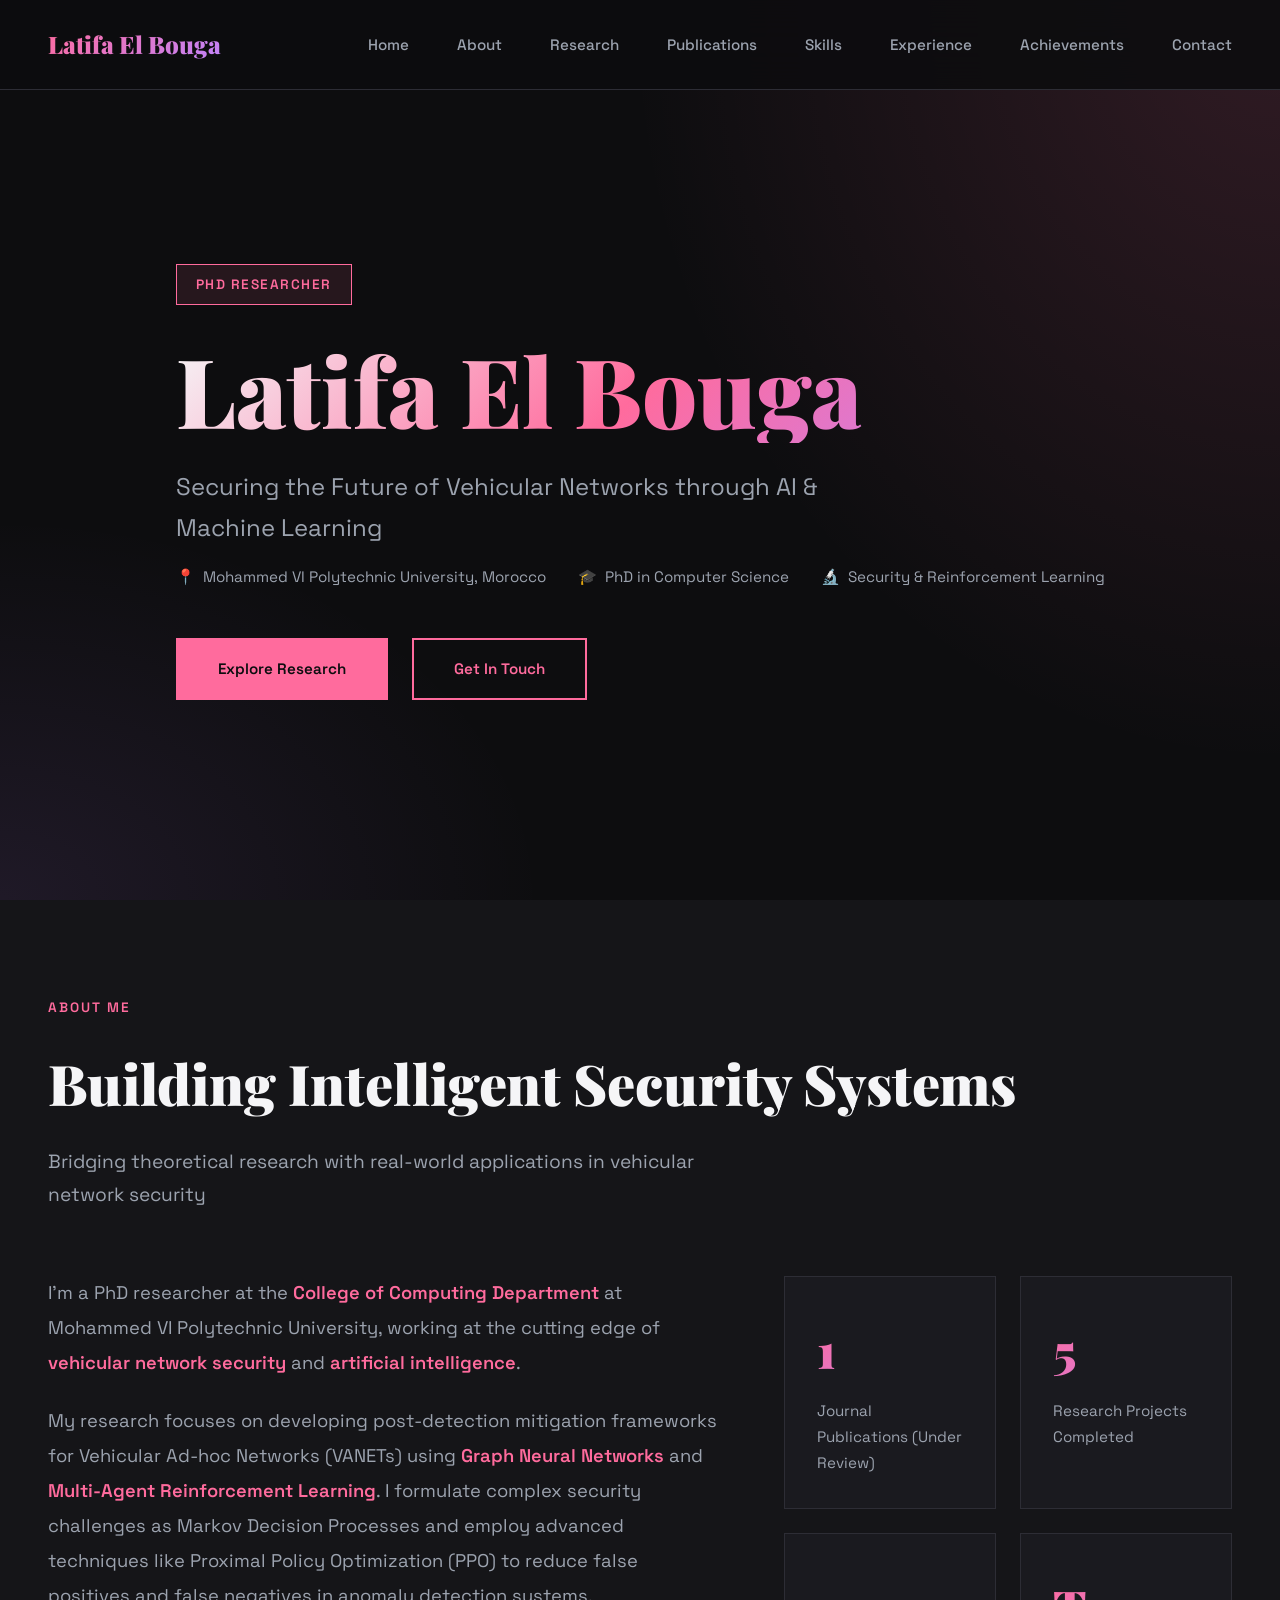
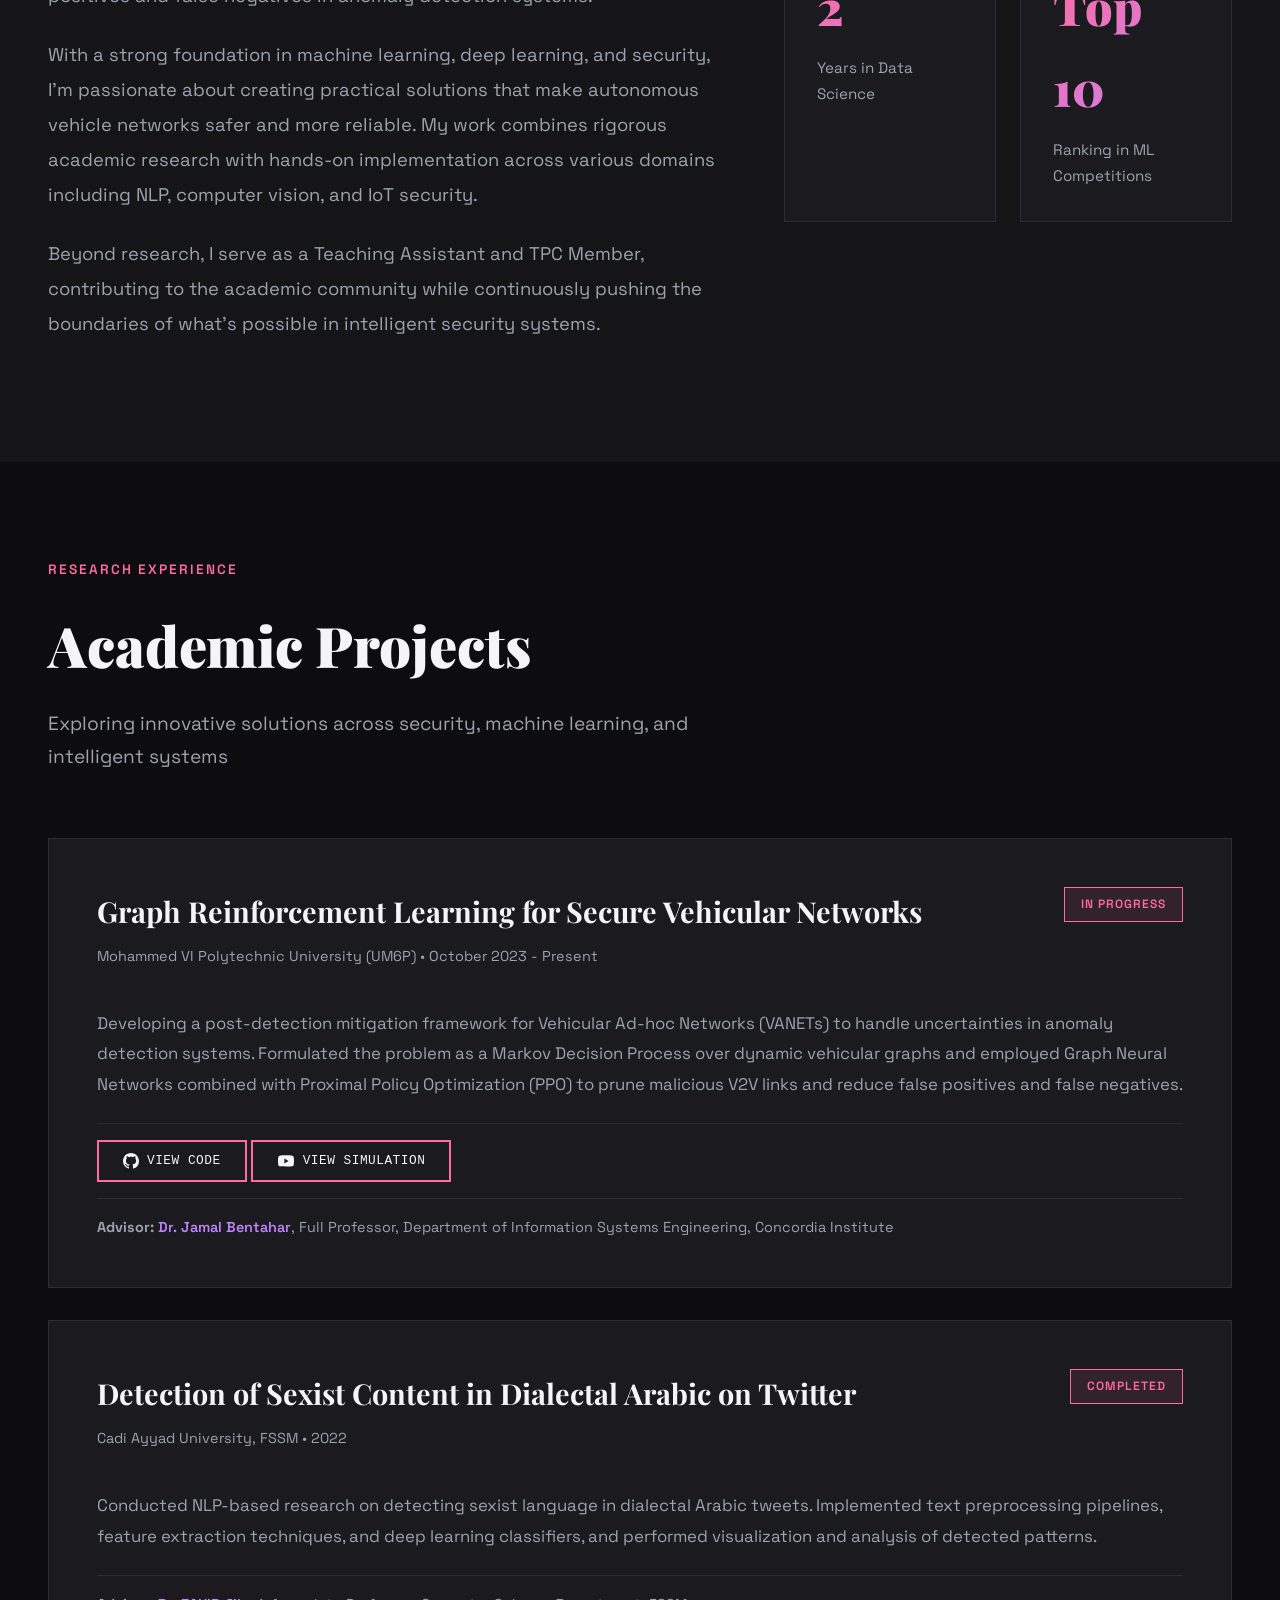
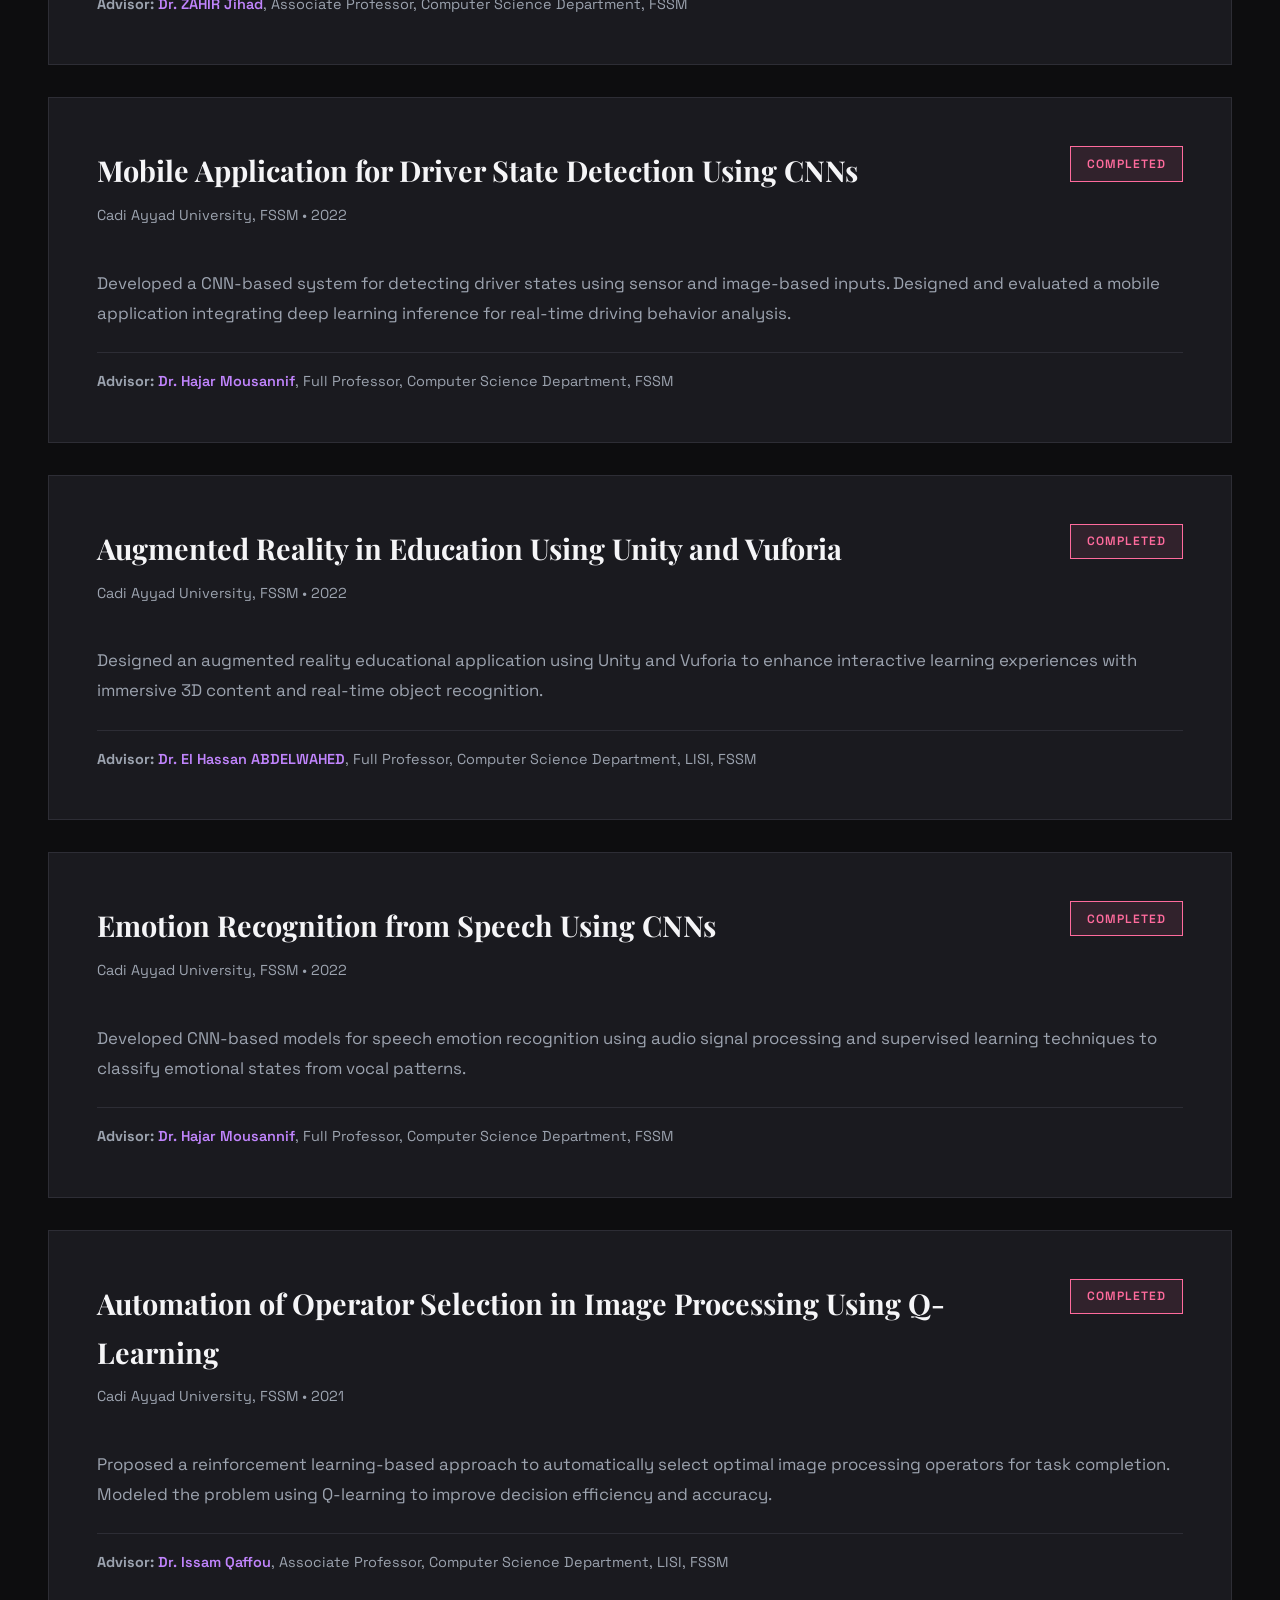
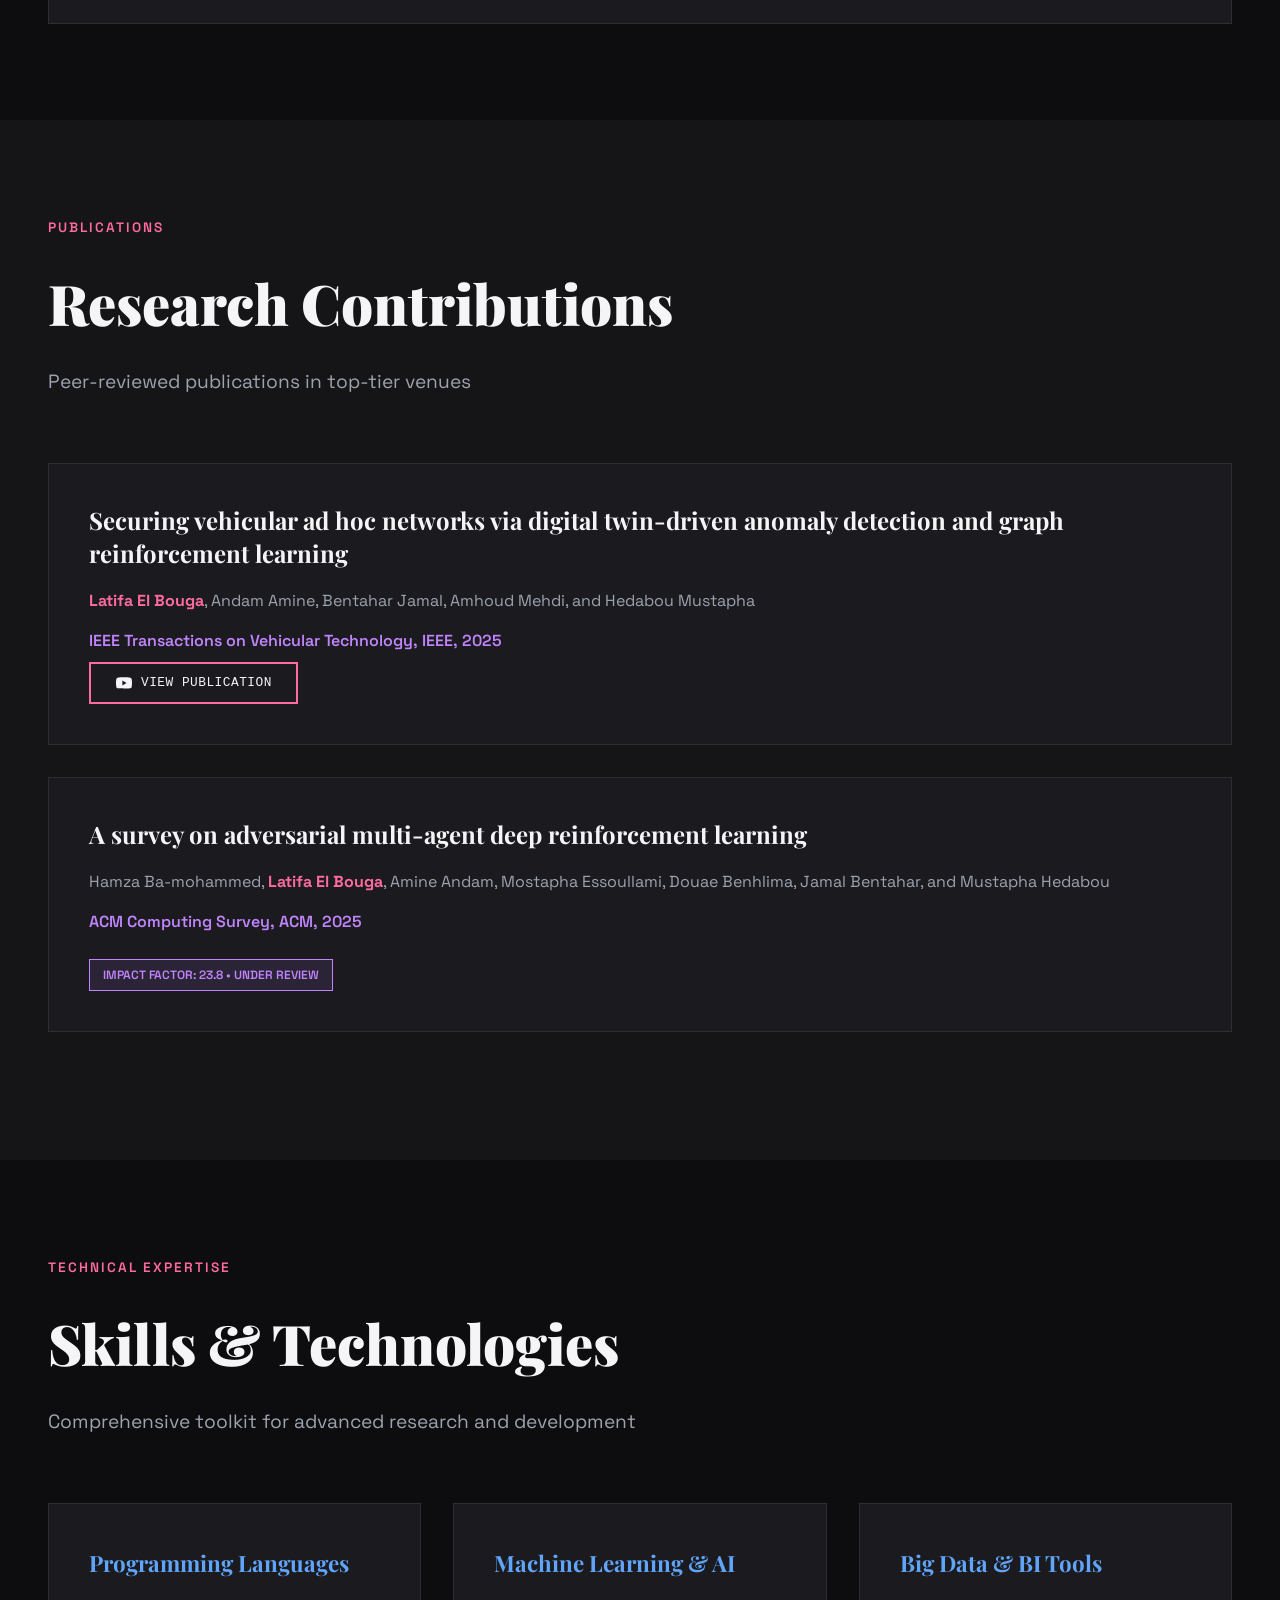
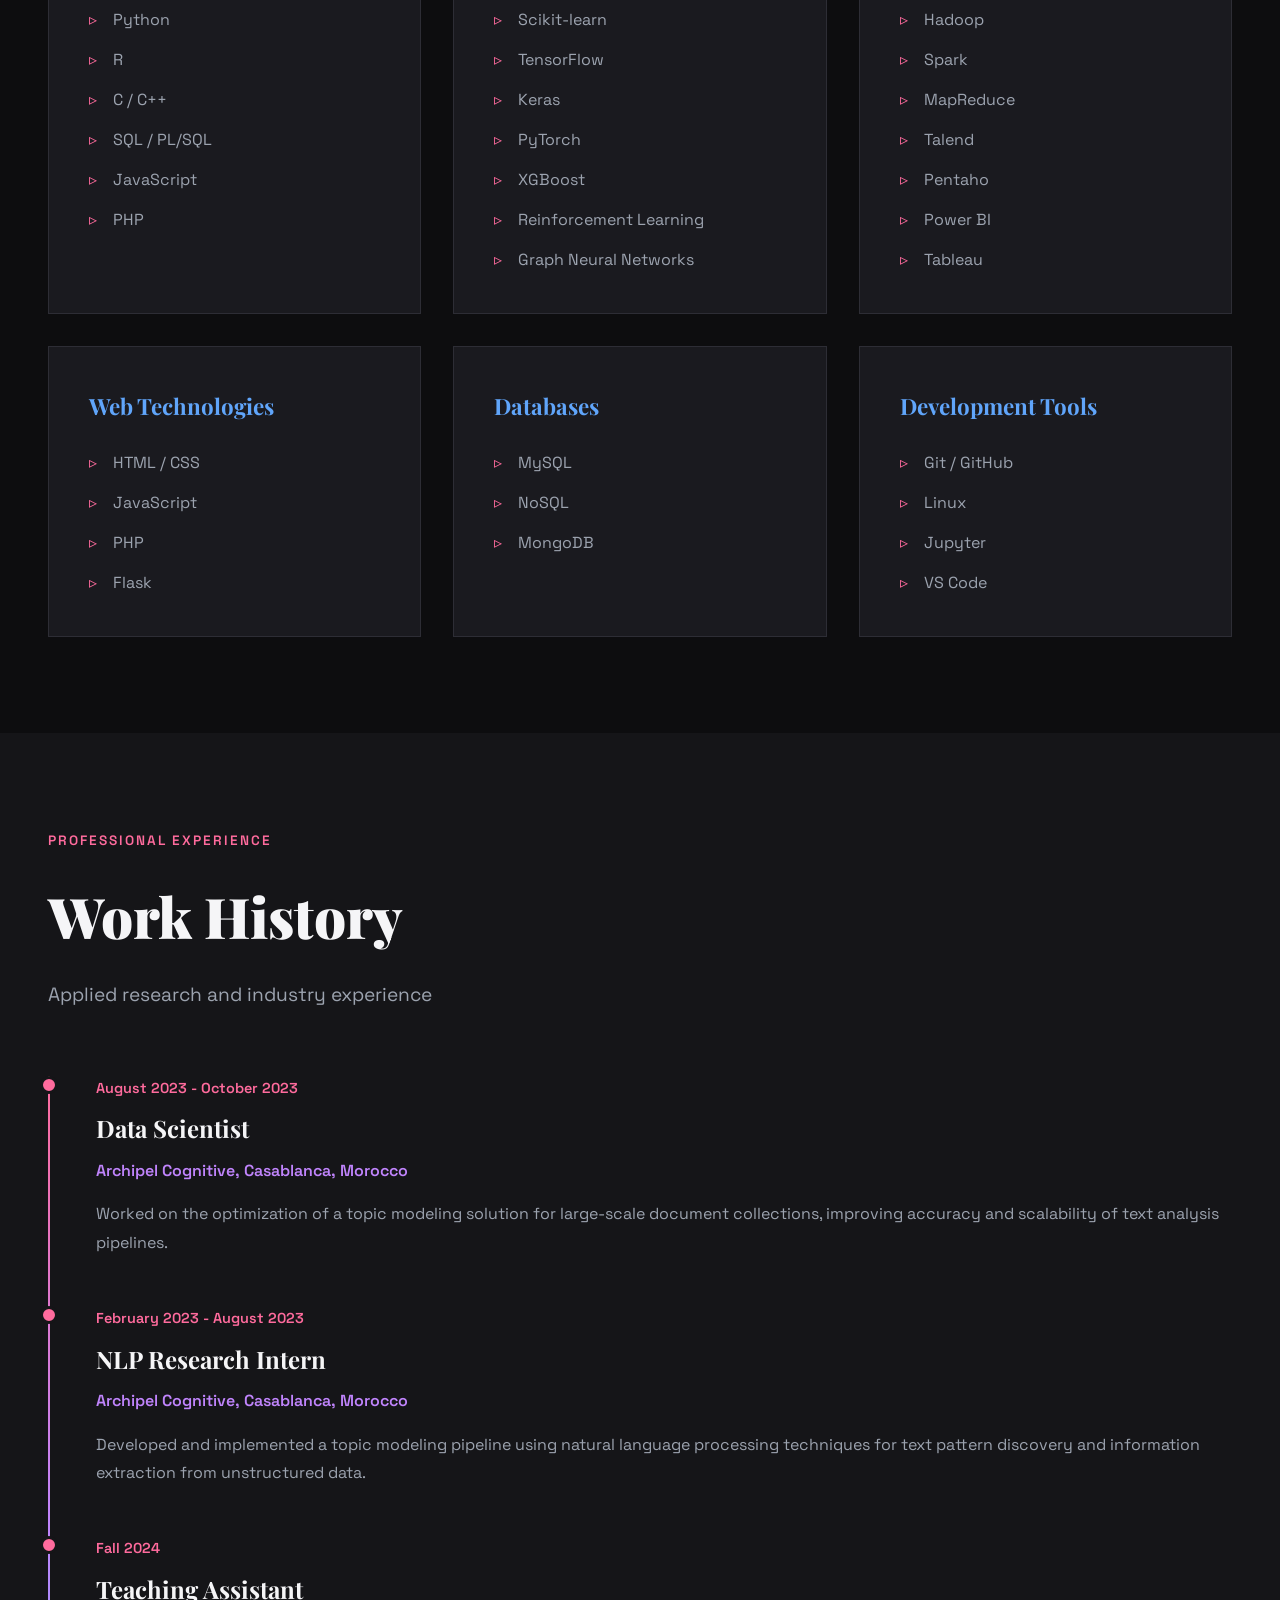
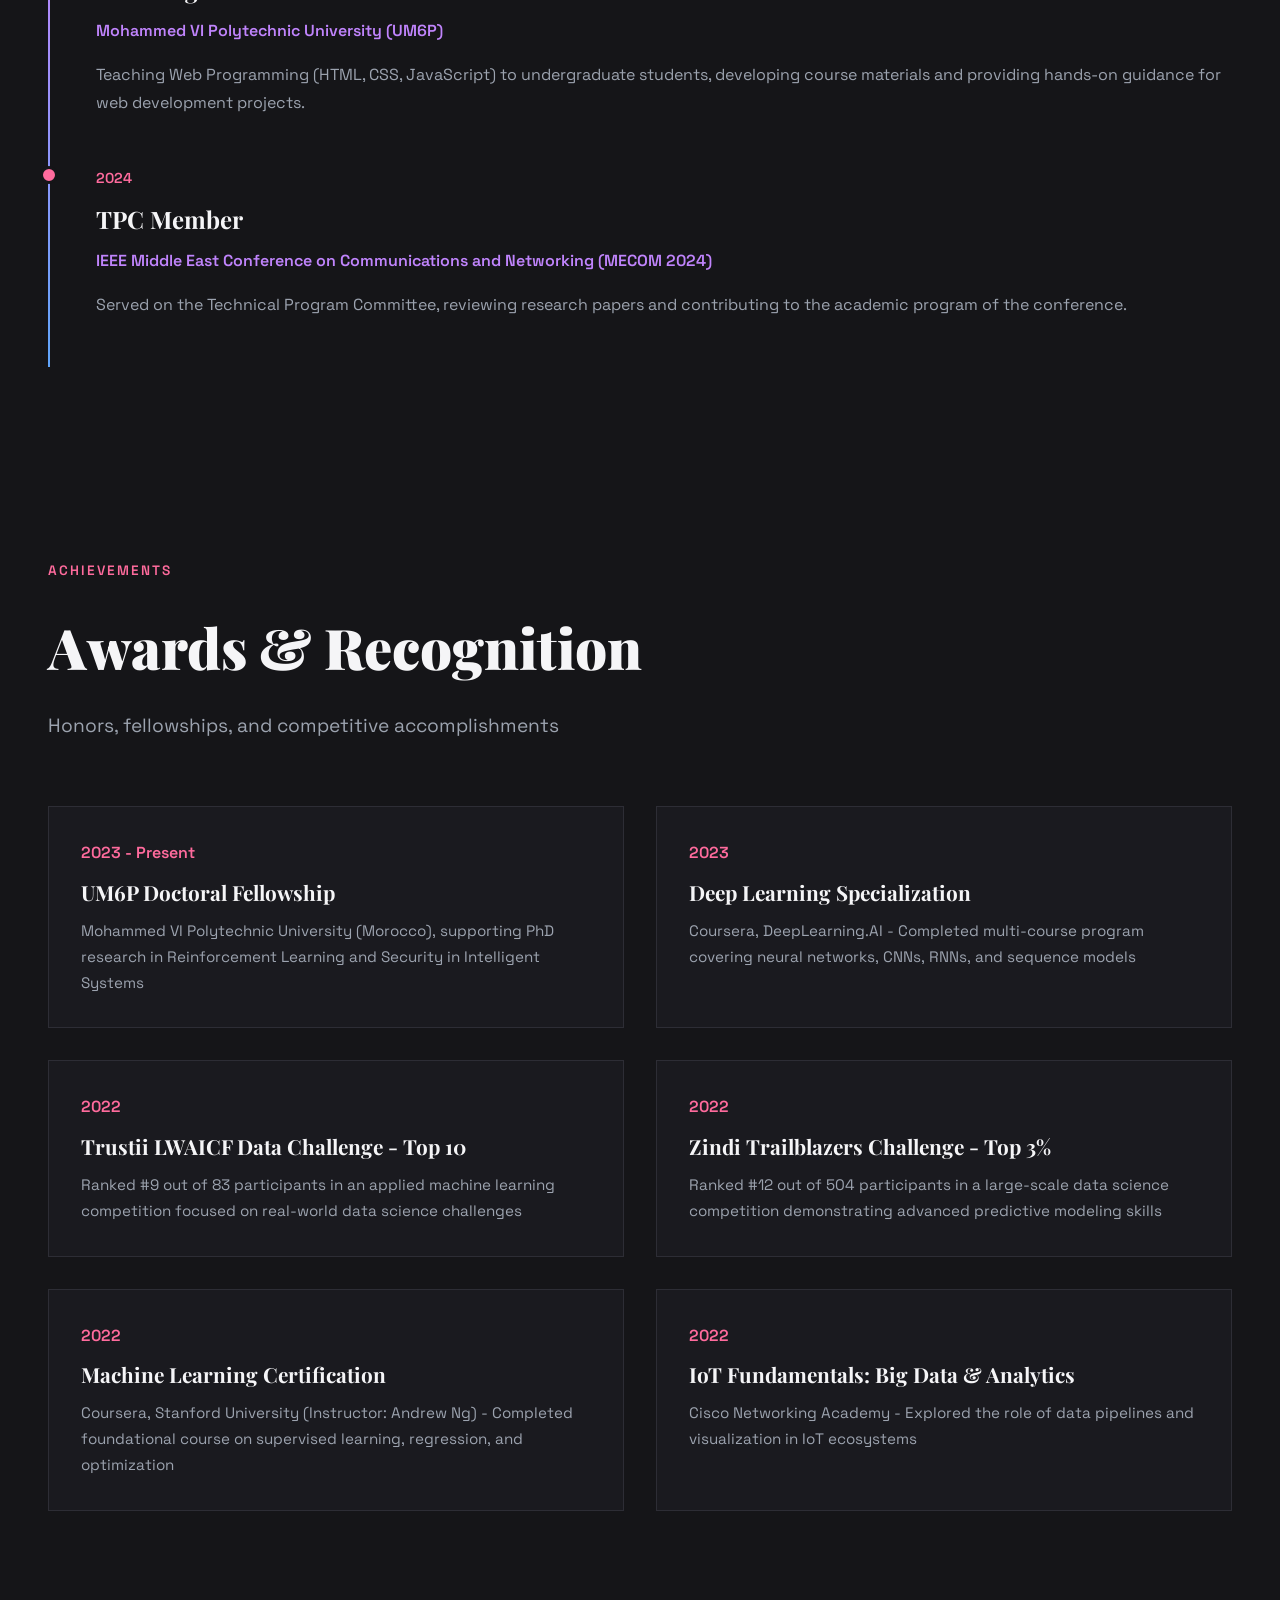
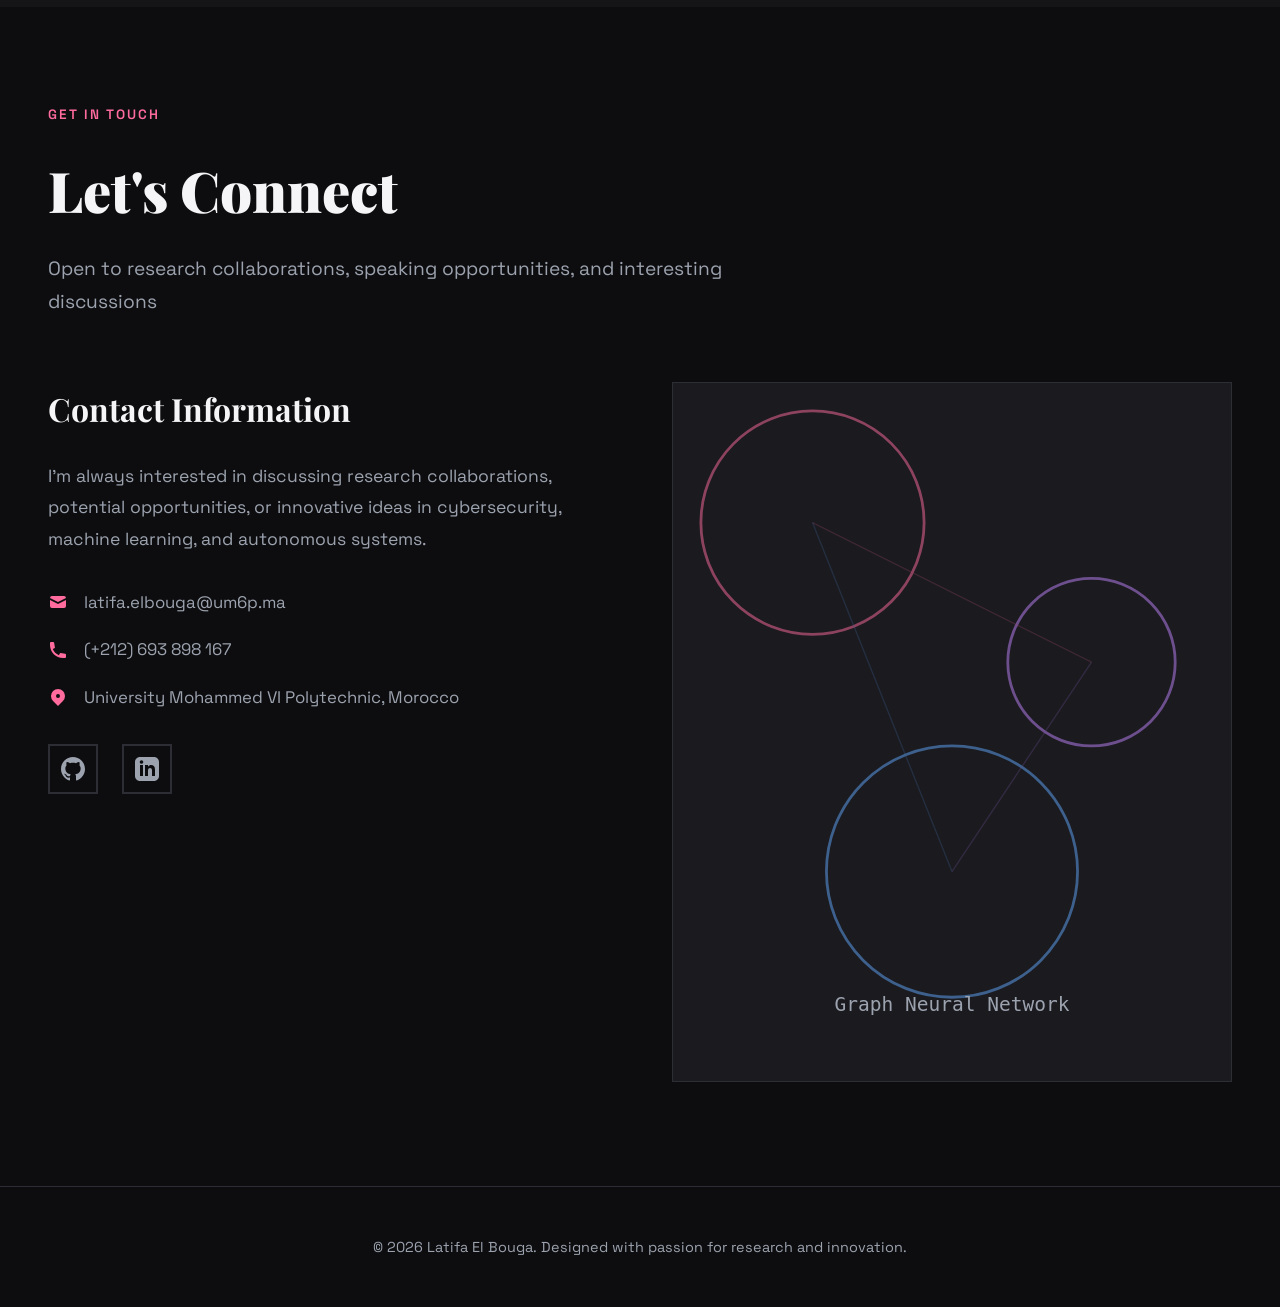
<file: index.html>
<!DOCTYPE html>
<html lang="en">
<head>
    <meta charset="UTF-8">
    <meta name="viewport" content="width=device-width, initial-scale=1.0">
    <title>Latifa El Bouga - PhD Researcher</title>
    <link href="https://fonts.googleapis.com/css2?family=Space+Grotesk:wght@400;600;700&family=Playfair+Display:wght@400;700;900&display=swap" rel="stylesheet">
    <link rel="stylesheet" href="styles.css">
</head>
<body>
    <!-- Navigation -->
    <nav>
        <div class="container">
            <div class="logo">Latifa El Bouga</div>
            <ul>
                <li><a href="#home">Home</a></li>
                <li><a href="#about">About</a></li>
                <li><a href="#research">Research</a></li>
                <li><a href="#publications">Publications</a></li>
                <li><a href="#skills">Skills</a></li>
                <li><a href="#experience">Experience</a></li>
                <li><a href="#achievements">Achievements</a></li>
                <li><a href="#contact">Contact</a></li>
            </ul>
        </div>
    </nav>

    <!-- Hero Section -->
    <section class="hero" id="home">
        <div class="container">
            <div class="hero-tag">PhD RESEARCHER</div>
            <h1>Latifa El Bouga</h1>
            <p class="hero-subtitle">Securing the Future of Vehicular Networks through AI & Machine Learning</p>
            
            <div class="hero-meta">
                <div class="meta-item">
                    <span class="meta-icon">📍</span>
                    <span>Mohammed VI Polytechnic University, Morocco</span>
                </div>
                <div class="meta-item">
                    <span class="meta-icon">🎓</span>
                    <span>PhD in Computer Science</span>
                </div>
                <div class="meta-item">
                    <span class="meta-icon">🔬</span>
                    <span>Security & Reinforcement Learning</span>
                </div>
            </div>
            
            <div class="hero-cta">
                <a href="#research" class="btn btn-primary">Explore Research</a>
                <a href="#contact" class="btn">Get In Touch</a>
            </div>
        </div>
    </section>

    <!-- About Section -->
    <section id="about">
        <div class="container">
            <div class="section-header">
                <div class="section-tag">ABOUT ME</div>
                <h2 class="section-title">Building Intelligent Security Systems</h2>
                <p class="section-subtitle">Bridging theoretical research with real-world applications in vehicular network security</p>
            </div>
            
            <div class="about-grid">
                <div class="about-content reveal">
                    <p>I'm a PhD researcher at the <span class="highlight">College of Computing Department</span> at Mohammed VI Polytechnic University, working at the cutting edge of <span class="highlight">vehicular network security</span> and <span class="highlight">artificial intelligence</span>.</p>
                    
                    <p>My research focuses on developing post-detection mitigation frameworks for Vehicular Ad-hoc Networks (VANETs) using <span class="highlight">Graph Neural Networks</span> and <span class="highlight">Multi-Agent Reinforcement Learning</span>. I formulate complex security challenges as Markov Decision Processes and employ advanced techniques like Proximal Policy Optimization (PPO) to reduce false positives and false negatives in anomaly detection systems.</p>
                    
                    <p>With a strong foundation in machine learning, deep learning, and security, I'm passionate about creating practical solutions that make autonomous vehicle networks safer and more reliable. My work combines rigorous academic research with hands-on implementation across various domains including NLP, computer vision, and IoT security.</p>
                    
                    <p>Beyond research, I serve as a Teaching Assistant and TPC Member, contributing to the academic community while continuously pushing the boundaries of what's possible in intelligent security systems.</p>
                </div>
                
                <div class="stats-grid reveal">
                    <div class="stat-card">
                        <div class="stat-number">2</div>
                        <div class="stat-label">Journal Publications (Under Review)</div>
                    </div>
                    <div class="stat-card">
                        <div class="stat-number">7</div>
                        <div class="stat-label">Research Projects Completed</div>
                    </div>
                    <div class="stat-card">
                        <div class="stat-number">3</div>
                        <div class="stat-label">Years in Data Science</div>
                    </div>
                    <div class="stat-card">
                        <div class="stat-number">Top 10</div>
                        <div class="stat-label">Ranking in ML Competitions</div>
                    </div>
                </div>
            </div>
        </div>
    </section>

    <!-- Research Section -->
    <section id="research">
        <div class="container">
            <div class="section-header">
                <div class="section-tag">RESEARCH EXPERIENCE</div>
                <h2 class="section-title">Academic Projects</h2>
                <p class="section-subtitle">Exploring innovative solutions across security, machine learning, and intelligent systems</p>
            </div>
            
            <div class="research-grid">
                <div class="research-item reveal">
                    <div class="research-header">
                        <div>
                            <h3 class="research-title">Graph Reinforcement Learning for Secure Vehicular Networks</h3>
                            <p class="research-meta">Mohammed VI Polytechnic University (UM6P) • October 2023 - Present</p>
                        </div>
                        <span class="research-badge">In Progress</span>
                    </div>
                    <p class="research-description">
                        Developing a post-detection mitigation framework for Vehicular Ad-hoc Networks (VANETs) to handle uncertainties in anomaly detection systems. Formulated the problem as a Markov Decision Process over dynamic vehicular graphs and employed Graph Neural Networks combined with Proximal Policy Optimization (PPO) to prune malicious V2V links and reduce false positives and false negatives.
                        <div class="project-links">
                            <a href="https://github.com/latifa1999/VanetSecurity.git" class="project-link" target="_blank">
                                <svg width="16" height="16" fill="currentColor" viewBox="0 0 16 16">
                                    <path d="M8 0C3.58 0 0 3.58 0 8c0 3.54 2.29 6.53 5.47 7.59.4.07.55-.17.55-.38 0-.19-.01-.82-.01-1.49-2.01.37-2.53-.49-2.69-.94-.09-.23-.48-.94-.82-1.13-.28-.15-.68-.52-.01-.53.63-.01 1.08.58 1.23.82.72 1.21 1.87.87 2.33.66.07-.52.28-.87.51-1.07-1.78-.2-3.64-.89-3.64-3.95 0-.87.31-1.59.82-2.15-.08-.2-.36-1.02.08-2.12 0 0 .67-.21 2.2.82.64-.18 1.32-.27 2-.27.68 0 1.36.09 2 .27 1.53-1.04 2.2-.82 2.2-.82.44 1.1.16 1.92.08 2.12.51.56.82 1.27.82 2.15 0 3.07-1.87 3.75-3.65 3.95.29.25.54.73.54 1.48 0 1.07-.01 1.93-.01 2.2 0 .21.15.46.55.38A8.012 8.012 0 0 0 16 8c0-4.42-3.58-8-8-8z"/>
                                </svg>
                                View Code
                            </a>
                            <a href="https://youtu.be/LPpwGdiFBXw?si=RNeeUMtQNc2DIO1E" class="project-link project-link-video" target="_blank">
                                <svg width="18" height="16" fill="currentColor" viewBox="0 0 24 24">
                                    <path d="M23.498 6.186a3.016 3.016 0 0 0-2.122-2.136C19.505 3.545 12 3.545 12 3.545s-7.505 0-9.377.505A3.017 3.017 0 0 0 .502 6.186C0 8.07 0 12 0 12s0 3.93.502 5.814a3.016 3.016 0 0 0 2.122 2.136c1.871.505 9.376.505 9.376.505s7.505 0 9.377-.505a3.015 3.015 0 0 0 2.122-2.136C24 15.93 24 12 24 12s0-3.93-.502-5.814zM9.545 15.568V8.432L15.818 12l-6.273 3.568z"/>
                                </svg>
                                View Simulation
                            </a>
                        </div>
                    </p>
                    <div class="research-advisor">
                        <strong>Advisor:</strong> <a href="https://www.concordia.ca/faculty/jamal-bentahar.html" class="advisor-name advisor-link" target="_blank">Dr. Jamal Bentahar</a>, Full Professor, Department of Information Systems Engineering, Concordia Institute
                    </div>
                </div>

                <div class="research-item reveal">
                    <div class="research-header">
                        <div>
                            <h3 class="research-title">Detection of Sexist Content in Dialectal Arabic on Twitter</h3>
                            <p class="research-meta">Cadi Ayyad University, FSSM • 2022</p>
                        </div>
                        <span class="research-badge">Completed</span>
                    </div>
                    <p class="research-description">
                        Conducted NLP-based research on detecting sexist language in dialectal Arabic tweets. Implemented text preprocessing pipelines, feature extraction techniques, and deep learning classifiers, and performed visualization and analysis of detected patterns.
                    </p>
                    <div class="research-advisor">
                        <strong>Advisor:</strong> <span class="advisor-name">Dr. ZAHIR Jihad</span>, Associate Professor, Computer Science Department, FSSM
                    </div>
                </div>

                <div class="research-item reveal">
                    <div class="research-header">
                        <div>
                            <h3 class="research-title">Mobile Application for Driver State Detection Using CNNs</h3>
                            <p class="research-meta">Cadi Ayyad University, FSSM • 2022</p>
                        </div>
                        <span class="research-badge">Completed</span>
                    </div>
                    <p class="research-description">
                        Developed a CNN-based system for detecting driver states using sensor and image-based inputs. Designed and evaluated a mobile application integrating deep learning inference for real-time driving behavior analysis.
                    </p>
                    <div class="research-advisor">
                        <strong>Advisor:</strong> <span class="advisor-name">Dr. Hajar Mousannif</span>, Full Professor, Computer Science Department, FSSM
                    </div>
                </div>

                <div class="research-item reveal">
                    <div class="research-header">
                        <div>
                            <h3 class="research-title">Augmented Reality in Education Using Unity and Vuforia</h3>
                            <p class="research-meta">Cadi Ayyad University, FSSM • 2022</p>
                        </div>
                        <span class="research-badge">Completed</span>
                    </div>
                    <p class="research-description">
                        Designed an augmented reality educational application using Unity and Vuforia to enhance interactive learning experiences with immersive 3D content and real-time object recognition.
                    </p>
                    <div class="research-advisor">
                        <strong>Advisor:</strong> <span class="advisor-name">Dr. El Hassan ABDELWAHED</span>, Full Professor, Computer Science Department, LISI, FSSM
                    </div>
                </div>

                <div class="research-item reveal">
                    <div class="research-header">
                        <div>
                            <h3 class="research-title">Emotion Recognition from Speech Using CNNs</h3>
                            <p class="research-meta">Cadi Ayyad University, FSSM • 2022</p>
                        </div>
                        <span class="research-badge">Completed</span>
                    </div>
                    <p class="research-description">
                        Developed CNN-based models for speech emotion recognition using audio signal processing and supervised learning techniques to classify emotional states from vocal patterns.
                    </p>
                    <div class="research-advisor">
                        <strong>Advisor:</strong> <span class="advisor-name">Dr. Hajar Mousannif</span>, Full Professor, Computer Science Department, FSSM
                    </div>
                </div>

                <div class="research-item reveal">
                    <div class="research-header">
                        <div>
                            <h3 class="research-title">Automation of Operator Selection in Image Processing Using Q-Learning</h3>
                            <p class="research-meta">Cadi Ayyad University, FSSM • 2021</p>
                        </div>
                        <span class="research-badge">Completed</span>
                    </div>
                    <p class="research-description">
                        Proposed a reinforcement learning-based approach to automatically select optimal image processing operators for task completion. Modeled the problem using Q-learning to improve decision efficiency and accuracy.
                    </p>
                    <div class="research-advisor">
                        <strong>Advisor:</strong> <span class="advisor-name">Dr. Issam Qaffou</span>, Associate Professor, Computer Science Department, LISI, FSSM
                    </div>
                </div>
            </div>
        </div>
    </section>

    <!-- Publications Section -->
    <section id="publications">
        <div class="container">
            <div class="section-header">
                <div class="section-tag">PUBLICATIONS</div>
                <h2 class="section-title">Research Contributions</h2>
                <p class="section-subtitle">Peer-reviewed publications in top-tier venues</p>
            </div>
            
            <div class="pub-item reveal">
                <h3 class="pub-title">Securing vehicular ad hoc networks via digital twin-driven anomaly detection and graph reinforcement learning</h3>
                <p class="pub-authors"><strong>Latifa El Bouga</strong>, Andam Amine, Bentahar Jamal, Amhoud Mehdi, and Hedabou Mustapha</p>
                <p class="pub-venue">IEEE Transactions on Vehicular Technology, IEEE, 2025</p>
                <a href="https://ieeexplore.ieee.org/document/11498481" class="project-link project-link-video" target="_blank">
                    <svg width="18" height="16" fill="currentColor" viewBox="0 0 24 24">
                        <path d="M23.498 6.186a3.016 3.016 0 0 0-2.122-2.136C19.505 3.545 12 3.545 12 3.545s-7.505 0-9.377.505A3.017 3.017 0 0 0 .502 6.186C0 8.07 0 12 0 12s0 3.93.502 5.814a3.016 3.016 0 0 0 2.122 2.136c1.871.505 9.376.505 9.376.505s7.505 0 9.377-.505a3.015 3.015 0 0 0 2.122-2.136C24 15.93 24 12 24 12s0-3.93-.502-5.814zM9.545 15.568V8.432L15.818 12l-6.273 3.568z"/>
                    </svg>
                    View Publication
                </a>
            </div>

            <div class="pub-item reveal">
                <h3 class="pub-title">A survey on adversarial multi-agent deep reinforcement learning</h3>
                <p class="pub-authors">Hamza Ba-mohammed, <strong>Latifa El Bouga</strong>, Amine Andam, Mostapha Essoullami, Douae Benhlima, Jamal Bentahar, and Mustapha Hedabou</p>
                <p class="pub-venue">ACM Computing Survey, ACM, 2025</p>
                <span class="pub-status">Impact Factor: 23.8 • Under Review</span>
            </div>
        </div>
    </section>

    <!-- Skills Section -->
    <section id="skills">
        <div class="container">
            <div class="section-header">
                <div class="section-tag">TECHNICAL EXPERTISE</div>
                <h2 class="section-title">Skills & Technologies</h2>
                <p class="section-subtitle">Comprehensive toolkit for advanced research and development</p>
            </div>
            
            <div class="skills-grid">
                <div class="skill-card reveal">
                    <h3>Programming Languages</h3>
                    <ul class="skill-list">
                        <li>Python</li>
                        <li>R</li>
                        <li>C / C++</li>
                        <li>SQL / PL/SQL</li>
                        <li>JavaScript</li>
                        <li>PHP</li>
                    </ul>
                </div>

                <div class="skill-card reveal">
                    <h3>Machine Learning & AI</h3>
                    <ul class="skill-list">
                        <li>Scikit-learn</li>
                        <li>TensorFlow</li>
                        <li>Keras</li>
                        <li>PyTorch</li>
                        <li>XGBoost</li>
                        <li>Reinforcement Learning</li>
                        <li>Graph Neural Networks</li>
                    </ul>
                </div>

                <div class="skill-card reveal">
                    <h3>Big Data & BI Tools</h3>
                    <ul class="skill-list">
                        <li>Hadoop</li>
                        <li>Spark</li>
                        <li>MapReduce</li>
                        <li>Talend</li>
                        <li>Pentaho</li>
                        <li>Power BI</li>
                        <li>Tableau</li>
                    </ul>
                </div>

                <div class="skill-card reveal">
                    <h3>Web Technologies</h3>
                    <ul class="skill-list">
                        <li>HTML / CSS</li>
                        <li>JavaScript</li>
                        <li>PHP</li>
                        <li>Flask</li>
                    </ul>
                </div>

                <div class="skill-card reveal">
                    <h3>Databases</h3>
                    <ul class="skill-list">
                        <li>MySQL</li>
                        <li>NoSQL</li>
                        <li>MongoDB</li>
                    </ul>
                </div>

                <div class="skill-card reveal">
                    <h3>Development Tools</h3>
                    <ul class="skill-list">
                        <li>Git / GitHub</li>
                        <li>Linux</li>
                        <li>Jupyter</li>
                        <li>VS Code</li>
                    </ul>
                </div>
            </div>
        </div>
    </section>

    <!-- Experience Section -->
    <section id="experience">
        <div class="container">
            <div class="section-header">
                <div class="section-tag">PROFESSIONAL EXPERIENCE</div>
                <h2 class="section-title">Work History</h2>
                <p class="section-subtitle">Applied research and industry experience</p>
            </div>
            
            <div class="timeline">
                <div class="timeline-item reveal">
                    <div class="timeline-date">August 2023 - October 2023</div>
                    <h3 class="timeline-title">Data Scientist</h3>
                    <p class="timeline-company">Archipel Cognitive, Casablanca, Morocco</p>
                    <p class="timeline-description">Worked on the optimization of a topic modeling solution for large-scale document collections, improving accuracy and scalability of text analysis pipelines.</p>
                </div>

                <div class="timeline-item reveal">
                    <div class="timeline-date">February 2023 - August 2023</div>
                    <h3 class="timeline-title">NLP Research Intern</h3>
                    <p class="timeline-company">Archipel Cognitive, Casablanca, Morocco</p>
                    <p class="timeline-description">Developed and implemented a topic modeling pipeline using natural language processing techniques for text pattern discovery and information extraction from unstructured data.</p>
                </div>

                <div class="timeline-item reveal">
                    <div class="timeline-date">Fall 2024</div>
                    <h3 class="timeline-title">Teaching Assistant</h3>
                    <p class="timeline-company">Mohammed VI Polytechnic University (UM6P)</p>
                    <p class="timeline-description">Teaching Web Programming (HTML, CSS, JavaScript) to undergraduate students, developing course materials and providing hands-on guidance for web development projects.</p>
                </div>

                <div class="timeline-item reveal">
                    <div class="timeline-date">2024</div>
                    <h3 class="timeline-title">TPC Member</h3>
                    <p class="timeline-company">IEEE Middle East Conference on Communications and Networking (MECOM 2024)</p>
                    <p class="timeline-description">Served on the Technical Program Committee, reviewing research papers and contributing to the academic program of the conference.</p>
                </div>
            </div>
        </div>
    </section>

    <!-- Achievements Section -->
    <section id="achievements">
        <div class="container">
            <div class="section-header">
                <div class="section-tag">ACHIEVEMENTS</div>
                <h2 class="section-title">Awards & Recognition</h2>
                <p class="section-subtitle">Honors, fellowships, and competitive accomplishments</p>
            </div>
            
            <div class="achievement-grid">
                <div class="achievement-card reveal">
                    <div class="achievement-year">2023 - Present</div>
                    <h3 class="achievement-title">UM6P Doctoral Fellowship</h3>
                    <p class="achievement-description">Mohammed VI Polytechnic University (Morocco), supporting PhD research in Reinforcement Learning and Security in Intelligent Systems</p>
                </div>

                <div class="achievement-card reveal">
                    <div class="achievement-year">2023</div>
                    <h3 class="achievement-title">Deep Learning Specialization</h3>
                    <p class="achievement-description">Coursera, DeepLearning.AI - Completed multi-course program covering neural networks, CNNs, RNNs, and sequence models</p>
                </div>

                <div class="achievement-card reveal">
                    <div class="achievement-year">2022</div>
                    <h3 class="achievement-title">Trustii LWAICF Data Challenge - Top 10</h3>
                    <p class="achievement-description">Ranked #9 out of 83 participants in an applied machine learning competition focused on real-world data science challenges</p>
                </div>

                <div class="achievement-card reveal">
                    <div class="achievement-year">2022</div>
                    <h3 class="achievement-title">Zindi Trailblazers Challenge - Top 3%</h3>
                    <p class="achievement-description">Ranked #12 out of 504 participants in a large-scale data science competition demonstrating advanced predictive modeling skills</p>
                </div>

                <div class="achievement-card reveal">
                    <div class="achievement-year">2022</div>
                    <h3 class="achievement-title">Machine Learning Certification</h3>
                    <p class="achievement-description">Coursera, Stanford University (Instructor: Andrew Ng) - Completed foundational course on supervised learning, regression, and optimization</p>
                </div>

                <div class="achievement-card reveal">
                    <div class="achievement-year">2022</div>
                    <h3 class="achievement-title">IoT Fundamentals: Big Data & Analytics</h3>
                    <p class="achievement-description">Cisco Networking Academy - Explored the role of data pipelines and visualization in IoT ecosystems</p>
                </div>
            </div>
        </div>
    </section>

    <!-- Contact Section -->
    <section id="contact">
        <div class="container">
            <div class="section-header">
                <div class="section-tag">GET IN TOUCH</div>
                <h2 class="section-title">Let's Connect</h2>
                <p class="section-subtitle">Open to research collaborations, speaking opportunities, and interesting discussions</p>
            </div>
            
            <div class="contact-grid">
                <div class="contact-info reveal">
                    <h3>Contact Information</h3>
                    <p>I'm always interested in discussing research collaborations, potential opportunities, or innovative ideas in cybersecurity, machine learning, and autonomous systems.</p>
                    
                    <div class="contact-links">
                        <a href="mailto:latifa.elbouga@um6p.ma" class="contact-link">
                            <svg width="20" height="20" fill="currentColor" viewBox="0 0 20 20">
                                <path d="M2.003 5.884L10 9.882l7.997-3.998A2 2 0 0016 4H4a2 2 0 00-1.997 1.884z"/>
                                <path d="M18 8.118l-8 4-8-4V14a2 2 0 002 2h12a2 2 0 002-2V8.118z"/>
                            </svg>
                            latifa.elbouga@um6p.ma
                        </a>
                        
                        <a href="tel:+212693898167" class="contact-link">
                            <svg width="20" height="20" fill="currentColor" viewBox="0 0 20 20">
                                <path d="M2 3a1 1 0 011-1h2.153a1 1 0 01.986.836l.74 4.435a1 1 0 01-.54 1.06l-1.548.773a11.037 11.037 0 006.105 6.105l.774-1.548a1 1 0 011.059-.54l4.435.74a1 1 0 01.836.986V17a1 1 0 01-1 1h-2C7.82 18 2 12.18 2 5V3z"/>
                            </svg>
                            (+212) 693 898 167
                        </a>
                        
                        <a href="#" class="contact-link">
                            <svg width="20" height="20" fill="currentColor" viewBox="0 0 20 20">
                                <path fill-rule="evenodd" d="M5.05 4.05a7 7 0 119.9 9.9L10 18.9l-4.95-4.95a7 7 0 010-9.9zM10 11a2 2 0 100-4 2 2 0 000 4z"/>
                            </svg>
                            University Mohammed VI Polytechnic, Morocco
                        </a>
                    </div>
                    
                    <div class="social-links">
                        <a href="https://github.com/latifaelbouga" class="social-link" target="_blank" title="GitHub">
                            <svg width="24" height="24" fill="currentColor" viewBox="0 0 24 24">
                                <path d="M12 0c-6.626 0-12 5.373-12 12 0 5.302 3.438 9.8 8.207 11.387.599.111.793-.261.793-.577v-2.234c-3.338.726-4.033-1.416-4.033-1.416-.546-1.387-1.333-1.756-1.333-1.756-1.089-.745.083-.729.083-.729 1.205.084 1.839 1.237 1.839 1.237 1.07 1.834 2.807 1.304 3.492.997.107-.775.418-1.305.762-1.604-2.665-.305-5.467-1.334-5.467-5.931 0-1.311.469-2.381 1.236-3.221-.124-.303-.535-1.524.117-3.176 0 0 1.008-.322 3.301 1.23.957-.266 1.983-.399 3.003-.404 1.02.005 2.047.138 3.006.404 2.291-1.552 3.297-1.23 3.297-1.23.653 1.653.242 2.874.118 3.176.77.84 1.235 1.911 1.235 3.221 0 4.609-2.807 5.624-5.479 5.921.43.372.823 1.102.823 2.222v3.293c0 .319.192.694.801.576 4.765-1.589 8.199-6.086 8.199-11.386 0-6.627-5.373-12-12-12z"/>
                            </svg>
                        </a>
                        <a href="https://linkedin.com/in/latifaelbouga" class="social-link" target="_blank" title="LinkedIn">
                            <svg width="24" height="24" fill="currentColor" viewBox="0 0 24 24">
                                <path d="M19 0h-14c-2.761 0-5 2.239-5 5v14c0 2.761 2.239 5 5 5h14c2.762 0 5-2.239 5-5v-14c0-2.761-2.238-5-5-5zm-11 19h-3v-11h3v11zm-1.5-12.268c-.966 0-1.75-.79-1.75-1.764s.784-1.764 1.75-1.764 1.75.79 1.75 1.764-.783 1.764-1.75 1.764zm13.5 12.268h-3v-5.604c0-3.368-4-3.113-4 0v5.604h-3v-11h3v1.765c1.396-2.586 7-2.777 7 2.476v6.759z"/>
                            </svg>
                        </a>
                    </div>
                </div>
                
                <div class="reveal">
                    <img src="data:image/svg+xml,%3Csvg xmlns='http://www.w3.org/2000/svg' viewBox='0 0 400 500'%3E%3Crect fill='%231a1a1f' width='400' height='500'/%3E%3Cg opacity='0.5'%3E%3Ccircle cx='100' cy='100' r='80' fill='none' stroke='%23ff6b9d' stroke-width='2'/%3E%3Ccircle cx='300' cy='200' r='60' fill='none' stroke='%23c084fc' stroke-width='2'/%3E%3Ccircle cx='200' cy='350' r='90' fill='none' stroke='%2360a5fa' stroke-width='2'/%3E%3Cline x1='100' y1='100' x2='300' y2='200' stroke='%23ff6b9d' stroke-width='1' opacity='0.3'/%3E%3Cline x1='300' y1='200' x2='200' y2='350' stroke='%23c084fc' stroke-width='1' opacity='0.3'/%3E%3Cline x1='200' y1='350' x2='100' y2='100' stroke='%2360a5fa' stroke-width='1' opacity='0.3'/%3E%3C/g%3E%3Ctext x='200' y='450' text-anchor='middle' fill='%239ca3af' font-family='monospace' font-size='14'%3EGraph Neural Network%3C/text%3E%3C/svg%3E" alt="Research Visualization" style="width: 100%; border: 1px solid var(--border);">
                </div>
            </div>
        </div>
    </section>

    <!-- Footer -->
    <footer>
        <p>© 2026 Latifa El Bouga. Designed with passion for research and innovation.</p>
    </footer>

    <script src="script.js"></script>
</body>
</html>
</file>
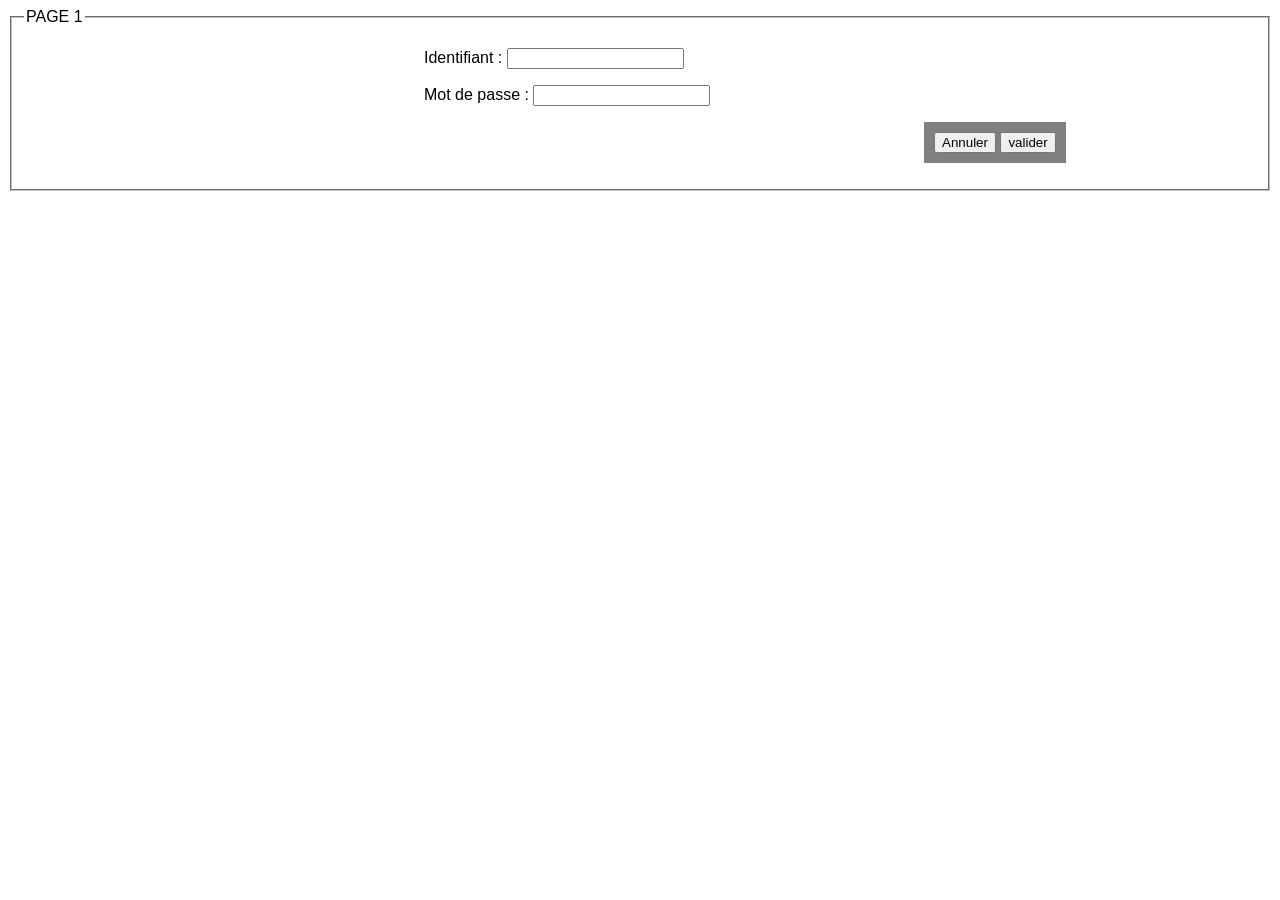
<file: Page1.html>
<!DOCTYPE html>
<html>

	<head>
		<title>Page 1</title>
		<link rel="stylesheet" type="text/css" href="Page1.css">
	</head>

	<body>
		<script type="text/javascript">
			var a = "latifa";

			function myFunction() {
				var b = document.getElementById("mp1").value ;

				if(a != b){
					alert('mot de passe incorrect');
				}
				else{
					window.location.assign("Page2.html");
				}
			}						
		</script>

		<form>
			<fieldset>
				<legend>PAGE 1</legend>
					<p><label>Identifiant :</label>
						<input type="text" name="size" id="mp2">
					</p>

					<p><label>Mot de passe :</label>
						<input type="password" name="monpass" id="mp1">
					</p>

					<p><label>
						<div>
								<button id="poo"> Annuler </button>
							
				
								<button type="button" id="po" onclick="myFunction()">valider</button> 
						</div>
					</label></p>
			</fieldset>
		</form>

	</body>

</html>
</file>
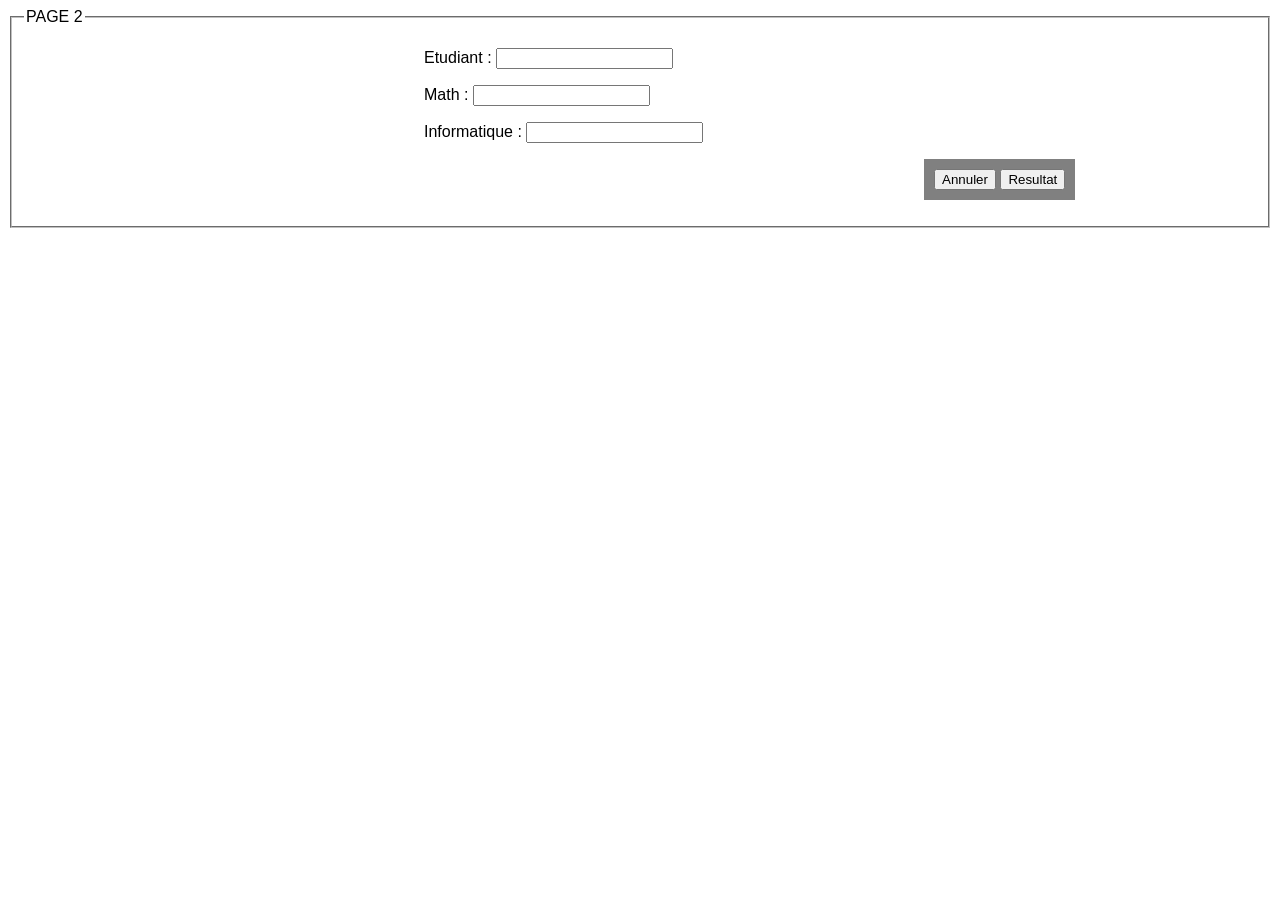
<file: Page2.html>
<!DOCTYPE html>
<html>

	<head>
		<title>Page 2</title>
		<link rel="stylesheet" type="text/css" href="Page1.css">
	</head>
		<script type="text/javascript">
			function calcul(){
			var note_math = Number(document.getElementById("mat").value);
			var note_info = Number(document.getElementById("inf").value);

			var res = (note_info + note_math)/2;

			
			alert(res);
  			}
		</script>
		<form>
			<fieldset>
				<legend>PAGE 2</legend>
					<p><label>Etudiant :</label>
						<input type="text" name="size">
					</p>

					<p><label>Math :</label>
						<input type="number" name="nombre" id="mat">
					</p>

					<p><label>Informatique :</label>
						<input type="number" name="nombre" id="inf">
					</p>

					<p><label>
						<div>
								<button id="poo"> Annuler </button>
							
				
								<button type="button" onclick="calcul()">Resultat</button> 
						</div>
					</label></p>
			</fieldset>
		</form>

	</body>

</html>
</file>
<file: styles.css>
/* ===================================
   CSS Variables
   =================================== */
   :root {
    --bg-primary: #0d0d0f;
    --bg-secondary: #151518;
    --bg-card: #1a1a1f;
    --text-primary: #f5f5f7;
    --text-secondary: #9ca3af;
    --accent-1: #ff6b9d;
    --accent-2: #c084fc;
    --accent-3: #60a5fa;
    --border: #2d2d35;
    --glow: rgba(255, 107, 157, 0.3);
}

/* ===================================
   Reset & Base Styles
   =================================== */
* {
    margin: 0;
    padding: 0;
    box-sizing: border-box;
}

body {
    font-family: 'Space Grotesk', sans-serif;
    background: var(--bg-primary);
    color: var(--text-primary);
    line-height: 1.7;
    overflow-x: hidden;
}

/* ===================================
   Custom Scrollbar
   =================================== */
::-webkit-scrollbar {
    width: 10px;
}

::-webkit-scrollbar-track {
    background: var(--bg-primary);
}

::-webkit-scrollbar-thumb {
    background: var(--accent-1);
    border-radius: 5px;
}

/* ===================================
   Navigation
   =================================== */
nav {
    position: fixed;
    top: 0;
    width: 100%;
    background: rgba(13, 13, 15, 0.9);
    backdrop-filter: blur(20px);
    border-bottom: 1px solid var(--border);
    z-index: 1000;
    padding: 1.5rem 0;
}

nav .container {
    max-width: 1400px;
    margin: 0 auto;
    padding: 0 3rem;
    display: flex;
    justify-content: space-between;
    align-items: center;
}

.logo {
    font-family: 'Playfair Display', serif;
    font-size: 1.5rem;
    font-weight: 900;
    background: linear-gradient(135deg, var(--accent-1), var(--accent-2));
    -webkit-background-clip: text;
    -webkit-text-fill-color: transparent;
    background-clip: text;
}

nav ul {
    display: flex;
    gap: 3rem;
    list-style: none;
}

nav a {
    color: var(--text-secondary);
    text-decoration: none;
    font-size: 0.95rem;
    font-weight: 500;
    transition: all 0.3s ease;
    position: relative;
}

nav a:hover {
    color: var(--accent-1);
}

/* ===================================
   Hero Section
   =================================== */
.hero {
    min-height: 100vh;
    display: flex;
    align-items: center;
    padding: 8rem 3rem 4rem;
    position: relative;
    overflow: hidden;
}

.hero::before {
    content: '';
    position: absolute;
    top: 0;
    right: 0;
    width: 60%;
    height: 100%;
    background: radial-gradient(ellipse at top right, rgba(255, 107, 157, 0.15), transparent 60%);
    pointer-events: none;
}

.hero::after {
    content: '';
    position: absolute;
    bottom: 0;
    left: 0;
    width: 50%;
    height: 50%;
    background: radial-gradient(ellipse at bottom left, rgba(192, 132, 252, 0.1), transparent 60%);
    pointer-events: none;
}

.hero .container {
    max-width: 1400px;
    margin: 0 auto;
    position: relative;
    z-index: 1;
}

.hero-tag {
    display: inline-block;
    padding: 0.5rem 1.2rem;
    background: rgba(255, 107, 157, 0.1);
    border: 1px solid var(--accent-1);
    color: var(--accent-1);
    font-size: 0.85rem;
    font-weight: 600;
    text-transform: uppercase;
    letter-spacing: 1.5px;
    margin-bottom: 2rem;
}

.hero h1 {
    font-family: 'Playfair Display', serif;
    font-size: 6rem;
    font-weight: 900;
    line-height: 1.1;
    margin-bottom: 1.5rem;
    background: linear-gradient(135deg, var(--text-primary) 0%, var(--accent-1) 50%, var(--accent-2) 100%);
    -webkit-background-clip: text;
    -webkit-text-fill-color: transparent;
    background-clip: text;
}

.hero-subtitle {
    font-size: 1.5rem;
    color: var(--text-secondary);
    margin-bottom: 1rem;
    max-width: 700px;
}

.hero-meta {
    display: flex;
    gap: 2rem;
    margin-bottom: 3rem;
    flex-wrap: wrap;
}

.meta-item {
    display: flex;
    align-items: center;
    gap: 0.5rem;
    color: var(--text-secondary);
    font-size: 0.95rem;
}

.meta-icon {
    color: var(--accent-1);
}

.hero-cta {
    display: flex;
    gap: 1.5rem;
    flex-wrap: wrap;
}

/* ===================================
   Buttons
   =================================== */
.btn {
    padding: 1rem 2.5rem;
    background: transparent;
    border: 2px solid var(--accent-1);
    color: var(--accent-1);
    font-size: 0.95rem;
    font-weight: 600;
    text-decoration: none;
    display: inline-block;
    transition: all 0.3s ease;
    position: relative;
    overflow: hidden;
}

.btn::before {
    content: '';
    position: absolute;
    top: 0;
    left: -100%;
    width: 100%;
    height: 100%;
    background: var(--accent-1);
    transition: left 0.3s ease;
    z-index: -1;
}

.btn:hover {
    color: var(--bg-primary);
}

.btn:hover::before {
    left: 0;
}

.btn-primary {
    background: var(--accent-1);
    color: var(--bg-primary);
}

.btn-primary::before {
    background: var(--text-primary);
    left: 0;
}

.btn-primary:hover::before {
    left: 100%;
}

/* ===================================
   Section Styles
   =================================== */
section {
    padding: 6rem 3rem;
    position: relative;
}

.container {
    max-width: 1400px;
    margin: 0 auto;
}

.section-header {
    margin-bottom: 4rem;
}

.section-tag {
    color: var(--accent-1);
    font-size: 0.85rem;
    font-weight: 600;
    text-transform: uppercase;
    letter-spacing: 2px;
    margin-bottom: 1rem;
}

.section-title {
    font-family: 'Playfair Display', serif;
    font-size: 3.5rem;
    font-weight: 900;
    margin-bottom: 1rem;
}

.section-subtitle {
    font-size: 1.2rem;
    color: var(--text-secondary);
    max-width: 700px;
}

/* ===================================
   About Section
   =================================== */
#about {
    background: var(--bg-secondary);
}

.about-grid {
    display: grid;
    grid-template-columns: 1.2fr 0.8fr;
    gap: 4rem;
    align-items: start;
}

.about-content p {
    font-size: 1.15rem;
    line-height: 1.9;
    margin-bottom: 1.5rem;
    color: var(--text-secondary);
}

.highlight {
    color: var(--accent-1);
    font-weight: 600;
}

.stats-grid {
    display: grid;
    grid-template-columns: 1fr 1fr;
    gap: 1.5rem;
}

.stat-card {
    background: var(--bg-card);
    border: 1px solid var(--border);
    padding: 2rem;
    transition: all 0.3s ease;
}

.stat-card:hover {
    border-color: var(--accent-1);
    transform: translateY(-5px);
    box-shadow: 0 10px 40px rgba(255, 107, 157, 0.2);
}

.stat-number {
    font-family: 'Playfair Display', serif;
    font-size: 3rem;
    font-weight: 900;
    background: linear-gradient(135deg, var(--accent-1), var(--accent-2));
    -webkit-background-clip: text;
    -webkit-text-fill-color: transparent;
    background-clip: text;
    margin-bottom: 0.5rem;
}

.stat-label {
    color: var(--text-secondary);
    font-size: 0.95rem;
}

/* ===================================
   Research Section
   =================================== */
.research-grid {
    display: grid;
    gap: 2rem;
}

.research-item {
    background: var(--bg-card);
    border: 1px solid var(--border);
    padding: 3rem;
    transition: all 0.4s ease;
    position: relative;
}

.research-item::before {
    content: '';
    position: absolute;
    top: 0;
    left: 0;
    width: 100%;
    height: 100%;
    background: linear-gradient(135deg, rgba(255, 107, 157, 0.05), rgba(192, 132, 252, 0.05));
    opacity: 0;
    transition: opacity 0.4s ease;
    pointer-events: none;
}

.research-item:hover {
    border-color: var(--accent-1);
    transform: translateX(10px);
}

.research-item:hover::before {
    opacity: 1;
}

.research-header {
    display: flex;
    justify-content: space-between;
    align-items: start;
    margin-bottom: 1.5rem;
    gap: 2rem;
}

.research-title {
    font-family: 'Playfair Display', serif;
    font-size: 1.8rem;
    font-weight: 700;
    margin-bottom: 0.5rem;
}

.research-badge {
    padding: 0.4rem 1rem;
    background: rgba(255, 107, 157, 0.1);
    border: 1px solid var(--accent-1);
    color: var(--accent-1);
    font-size: 0.75rem;
    font-weight: 600;
    text-transform: uppercase;
    white-space: nowrap;
    letter-spacing: 1px;
}

.research-meta {
    color: var(--text-secondary);
    font-size: 0.9rem;
    margin-bottom: 1rem;
}

.research-description {
    font-size: 1.05rem;
    line-height: 1.8;
    color: var(--text-secondary);
    margin-bottom: 1.5rem;
}

.research-advisor {
    margin-top: 1rem;
    padding-top: 1rem;
    border-top: 1px solid var(--border);
    color: var(--text-secondary);
    font-size: 0.9rem;
}

.advisor-name {
    color: var(--accent-2);
    font-weight: 600;
}


/* Advisor Link Styling */
.advisor-link {
    color: var(--accent-2);
    font-weight: 600;
    text-decoration: none;
    position: relative;
    transition: all 0.3s ease;
}

.advisor-link::after {
    content: '';
    position: absolute;
    bottom: -2px;
    left: 0;
    width: 0;
    height: 2px;
    background: var(--accent-2);
    transition: width 0.3s ease;
}

.advisor-link:hover {
    opacity: 1;
    color: var(--accent-1);
}

.advisor-link:hover::after {
    width: 100%;
    background: var(--accent-1);
}
/* ===== PROJECT LINKS ===== */
.project-links {
    margin-top: 1rem;
    padding-top: 1rem;
    border-top: 1px solid var(--border);
}

.project-link {
    display: inline-flex;
    align-items: center;
    gap: 0.50rem;
    padding: 0.5rem 1.5rem;
    background: transparent;
    border: 2px solid var(--accent-1);
    color: var(--color-text-primary);
    font-family: 'JetBrains Mono', monospace;
    font-size: 0.80rem;
    font-weight: 300;
    text-decoration: none;
    text-transform: uppercase;
    letter-spacing: 0.5px;
    transition: all 0.3s ease;
    position: relative;
    overflow: hidden;
}

.project-link::before {
    content: '';
    position: absolute;
    top: 0;
    left: -100%;
    width: 100%;
    height: 100%;
    background: var(--accent-1);
    transition: left 0.3s ease;
    z-index: -1;
}

.project-link:hover {
    color: var(--bg-dark);
    transform: translateY(-2px);
    box-shadow: 0 10px 30px rgba(255, 107, 157, 0.3);
}

.project-link:hover::before {
    left: 0;
}

.project-link svg {
    flex-shrink: 0;
    transition: transform 0.3s ease;
}

.project-link:hover svg {
    transform: rotate(360deg) scale(1.1);
}

/* ===================================
   Publications Section
   =================================== */
#publications {
    background: var(--bg-secondary);
}

.pub-item {
    background: var(--bg-card);
    border: 1px solid var(--border);
    padding: 2.5rem;
    margin-bottom: 2rem;
    transition: all 0.3s ease;
}

.pub-item:hover {
    border-color: var(--accent-2);
    box-shadow: 0 10px 40px rgba(192, 132, 252, 0.15);
}

.pub-title {
    font-family: 'Playfair Display', serif;
    font-size: 1.5rem;
    font-weight: 700;
    margin-bottom: 1rem;
    line-height: 1.4;
}

.pub-authors {
    color: var(--text-secondary);
    margin-bottom: 0.8rem;
}

.pub-authors strong {
    color: var(--accent-1);
}

.pub-venue {
    color: var(--accent-2);
    font-weight: 600;
    margin-bottom: 0.5rem;
}

.pub-status {
    display: inline-block;
    padding: 0.3rem 0.8rem;
    background: rgba(192, 132, 252, 0.1);
    border: 1px solid var(--accent-2);
    color: var(--accent-2);
    font-size: 0.75rem;
    font-weight: 600;
    text-transform: uppercase;
    margin-top: 1rem;
}

/* ===================================
   Skills Section
   =================================== */
.skills-grid {
    display: grid;
    grid-template-columns: repeat(3, 1fr);
    gap: 2rem;
}

.skill-card {
    background: var(--bg-card);
    border: 1px solid var(--border);
    padding: 2.5rem;
    transition: all 0.3s ease;
}

.skill-card:hover {
    border-color: var(--accent-3);
}

.skill-card h3 {
    font-family: 'Playfair Display', serif;
    font-size: 1.4rem;
    margin-bottom: 1.5rem;
    color: var(--accent-3);
}

.skill-list {
    list-style: none;
    display: flex;
    flex-direction: column;
    gap: 0.8rem;
}

.skill-list li {
    color: var(--text-secondary);
    padding-left: 1.5rem;
    position: relative;
}

.skill-list li::before {
    content: '▹';
    position: absolute;
    left: 0;
    color: var(--accent-1);
}

/* ===================================
   Experience Section
   =================================== */
#experience {
    background: var(--bg-secondary);
}

.timeline {
    position: relative;
    padding-left: 3rem;
}

.timeline::before {
    content: '';
    position: absolute;
    left: 0;
    top: 0;
    width: 2px;
    height: 100%;
    background: linear-gradient(180deg, var(--accent-1), var(--accent-2), var(--accent-3));
}

.timeline-item {
    position: relative;
    padding-bottom: 3rem;
}

.timeline-item::before {
    content: '';
    position: absolute;
    left: -3.5rem;
    top: 0;
    width: 12px;
    height: 12px;
    background: var(--accent-1);
    border: 3px solid var(--bg-secondary);
    border-radius: 50%;
}

.timeline-date {
    color: var(--accent-1);
    font-weight: 600;
    margin-bottom: 0.5rem;
    font-size: 0.9rem;
}

.timeline-title {
    font-family: 'Playfair Display', serif;
    font-size: 1.5rem;
    font-weight: 700;
    margin-bottom: 0.5rem;
}

.timeline-company {
    color: var(--accent-2);
    font-weight: 600;
    margin-bottom: 1rem;
}

.timeline-description {
    color: var(--text-secondary);
    line-height: 1.8;
}

/* ===================================
   Achievements Section
   =================================== */
#achievements {
    background: var(--bg-secondary);
}

.achievement-grid {
    display: grid;
    grid-template-columns: repeat(2, 1fr);
    gap: 2rem;
}

.achievement-card {
    background: var(--bg-card);
    border: 1px solid var(--border);
    padding: 2rem;
    transition: all 0.3s ease;
}

.achievement-card:hover {
    border-color: var(--accent-1);
}

.achievement-year {
    color: var(--accent-1);
    font-weight: 600;
    margin-bottom: 0.5rem;
}

.achievement-title {
    font-family: 'Playfair Display', serif;
    font-size: 1.3rem;
    font-weight: 700;
    margin-bottom: 0.5rem;
}

.achievement-description {
    color: var(--text-secondary);
    font-size: 0.95rem;
}

/* ===================================
   Contact Section
   =================================== */
.contact-grid {
    display: grid;
    grid-template-columns: 1fr 1fr;
    gap: 4rem;
}

.contact-info h3 {
    font-family: 'Playfair Display', serif;
    font-size: 2rem;
    margin-bottom: 1.5rem;
}

.contact-info p {
    font-size: 1.1rem;
    color: var(--text-secondary);
    margin-bottom: 2rem;
    line-height: 1.8;
}

.contact-links {
    display: flex;
    flex-direction: column;
    gap: 1.2rem;
}

.contact-link {
    display: flex;
    align-items: center;
    gap: 1rem;
    color: var(--text-secondary);
    text-decoration: none;
    font-size: 1.05rem;
    transition: all 0.3s ease;
}

.contact-link:hover {
    color: var(--accent-1);
    transform: translateX(10px);
}

.contact-link svg {
    color: var(--accent-1);
}

.social-links {
    display: flex;
    gap: 1.5rem;
    margin-top: 2rem;
}

.social-link {
    width: 50px;
    height: 50px;
    border: 2px solid var(--border);
    display: flex;
    align-items: center;
    justify-content: center;
    color: var(--text-secondary);
    text-decoration: none;
    transition: all 0.3s ease;
}

.social-link:hover {
    border-color: var(--accent-1);
    color: var(--accent-1);
    transform: translateY(-5px);
}

/* ===================================
   Footer
   =================================== */
footer {
    background: var(--bg-primary);
    padding: 3rem;
    border-top: 1px solid var(--border);
    text-align: center;
}

footer p {
    color: var(--text-secondary);
    font-size: 0.9rem;
}

/* ===================================
   Animations
   =================================== */
@keyframes fadeInUp {
    from {
        opacity: 0;
        transform: translateY(30px);
    }
    to {
        opacity: 1;
        transform: translateY(0);
    }
}

.fade-in-up {
    animation: fadeInUp 0.6s ease-out;
}

/* Scroll Reveal */
.reveal {
    opacity: 0;
    transform: translateY(30px);
    transition: all 0.6s ease;
}

.reveal.active {
    opacity: 1;
    transform: translateY(0);
}

/* ===================================
   Responsive Design
   =================================== */
@media (max-width: 1200px) {
    .hero h1 {
        font-size: 4.5rem;
    }
    
    .about-grid,
    .contact-grid {
        grid-template-columns: 1fr;
    }
    
    .skills-grid {
        grid-template-columns: repeat(2, 1fr);
    }
}

@media (max-width: 768px) {
    nav ul {
        display: none;
    }
    
    .hero h1 {
        font-size: 3rem;
    }
    
    .section-title {
        font-size: 2.5rem;
    }
    
    .skills-grid,
    .achievement-grid,
    .stats-grid {
        grid-template-columns: 1fr;
    }
    
    section {
        padding: 4rem 2rem;
    }
    
    nav .container,
    .hero {
        padding-left: 2rem;
        padding-right: 2rem;
    }

    .timeline {
        padding-left: 2rem;
    }

    .timeline-item::before {
        left: -2.5rem;
    }
}
</file>
<file: Page1.css>
body{
	font-family: arial;
    height: 100%;
}

p{
	margin-left: 400px;
}

div{
	background-color: grey;
	color: white;
	padding: 10px 10px;
  	text-align: center;
  	display: inline-block;
  	margin-left: 900px;
}
</file>
